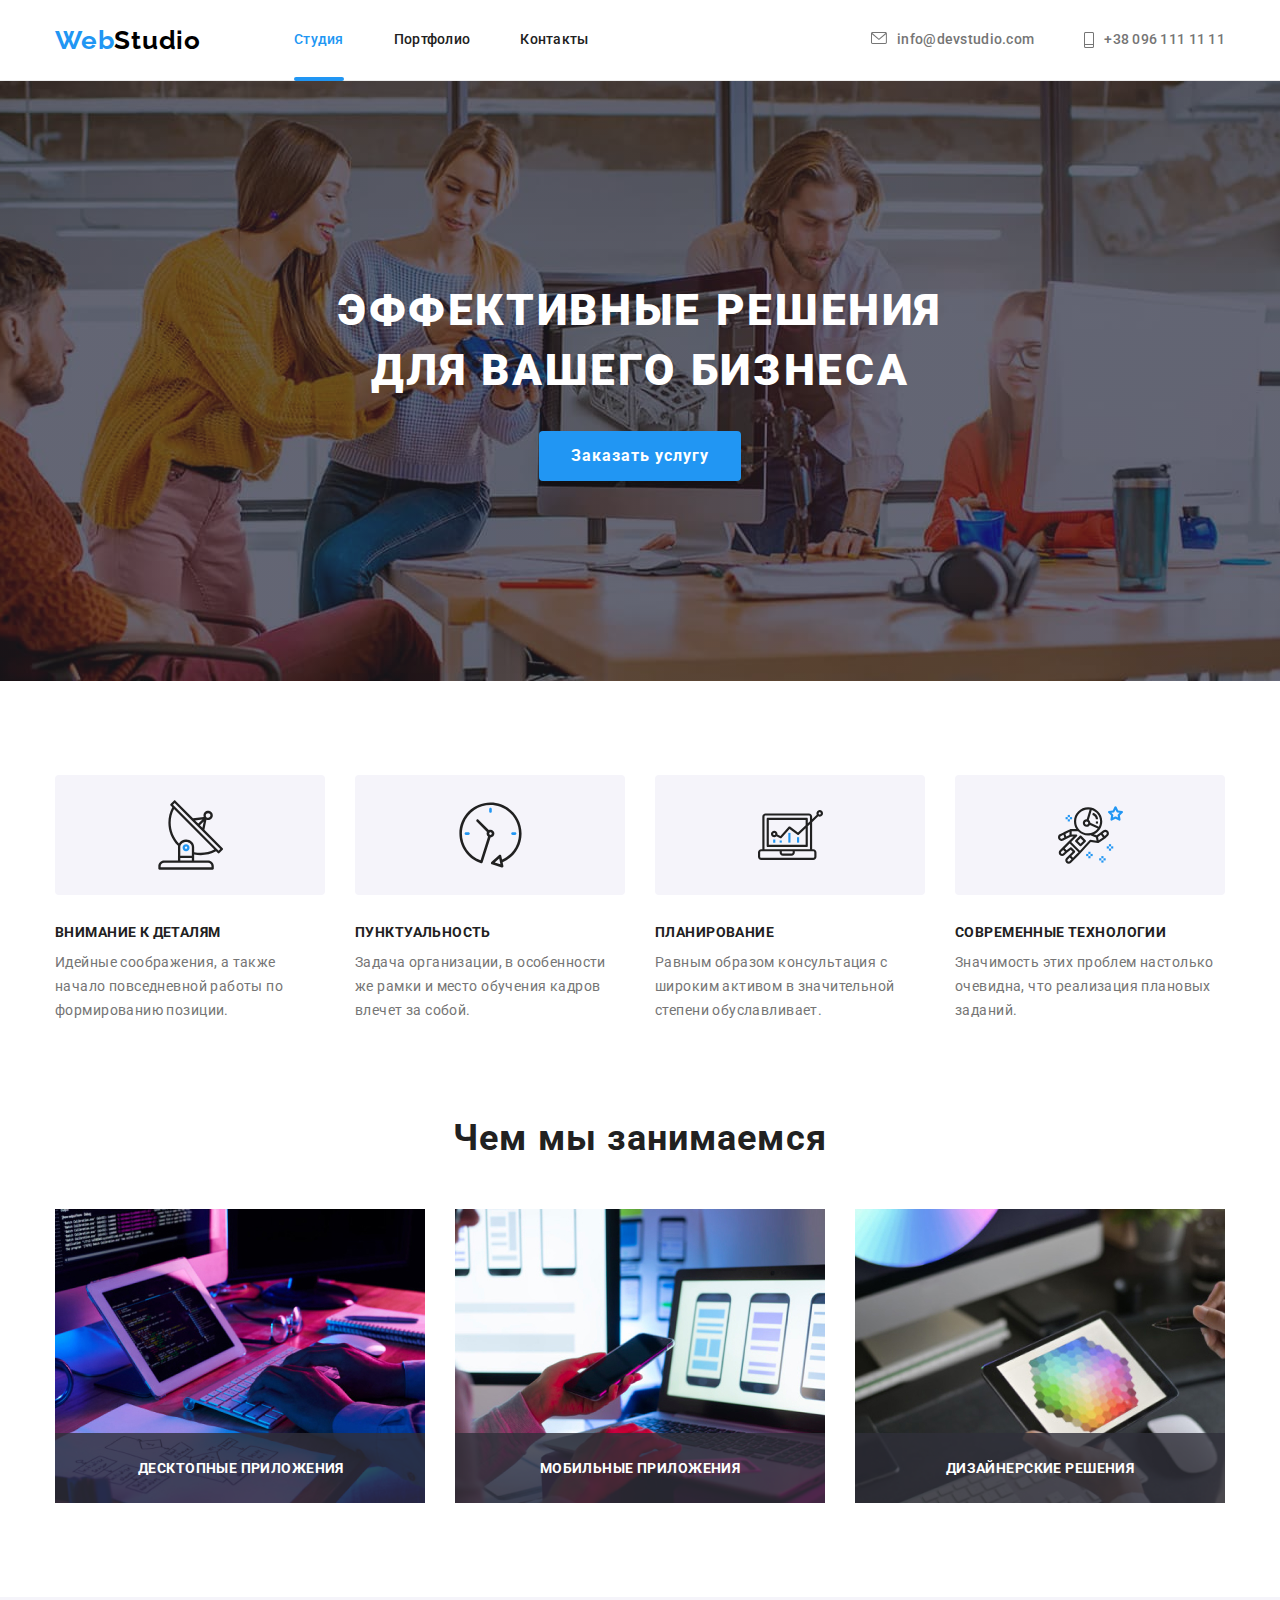
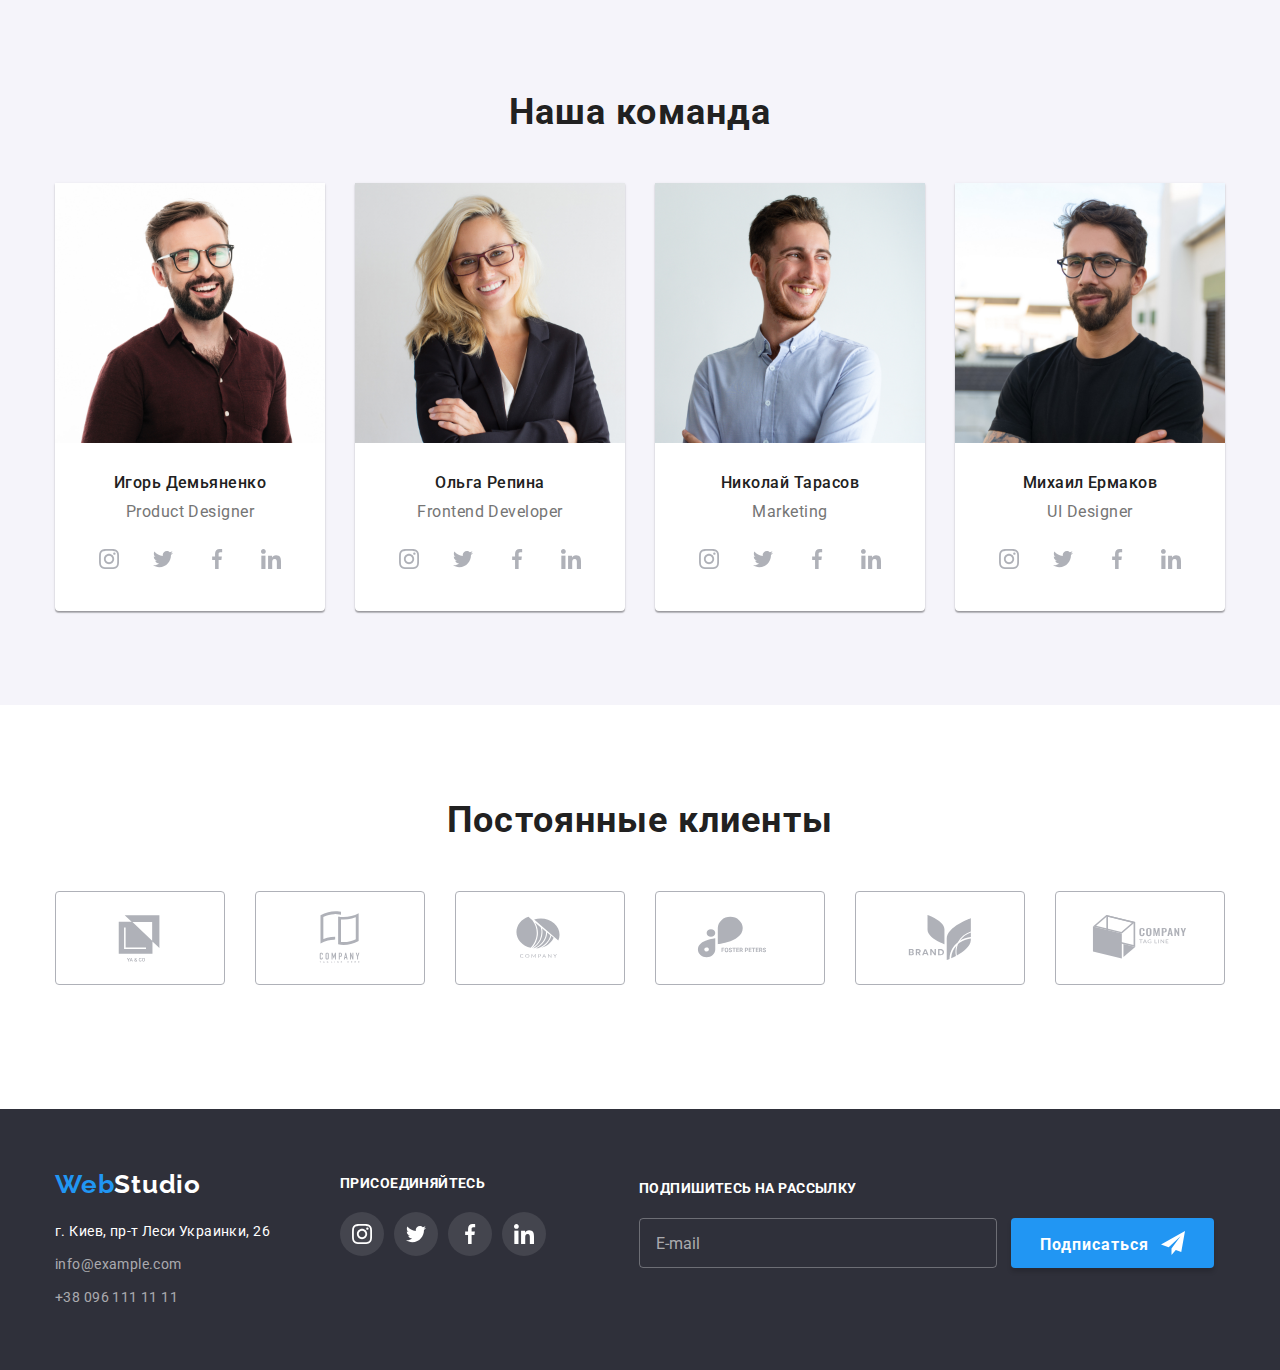
<file: index.html>
<!DOCTYPE html>
<html lang="en">
  <head>
    <meta charset="UTF-8" />
    <meta http-equiv="X-UA-Compatible" content="IE=edge" />
    <meta name="viewport" content="width=device-width, initial-scale=1.0" />
    <title>homework</title>
    <link rel="preconnect" href="https://fonts.googleapis.com" />
    <link rel="preconnect" href="https://fonts.gstatic.com" crossorigin />
    <link
      href="https://fonts.googleapis.com/css2?family=Raleway:wght@700&family=Roboto:wght@400;500;700;900&display=swap"
      rel="stylesheet"
    />
    <link
      rel="stylesheet"
      href="https://cdnjs.cloudflare.com/ajax/libs/modern-normalize/1.1.0/modern-normalize.min.css"
    />
    <link rel="stylesheet" href="./css/main.css" />
  </head>
  <body class="body">
    <!-- Header -->
    <header class="header">
      <div class="container">
        <a href="./index.html" class="header__logo link"><span>Web</span>Studio</a>
        <nav class="navigation">
          <ul class="menu-list list">
            <li class="menu-list__item">
              <a href="" class="menu-list__link link current">Студия</a>
            </li>
            <li class="menu-list__item">
              <a href="./portfolio.html" class="menu-list__link link">Портфолио</a>
            </li>
            <li class="menu-list__item">
              <a href="" class="menu-list__link link">Контакты</a>
            </li>
          </ul>
        </nav>
        <ul class="contact list">
          <li class="contact__item">
            <a class="contact__info link" href="mailto:info@devstudio.com"
              ><svg class="contact__icon" width="16" height="12">
                <use href="./images/icons/symbol-defs.svg#icon-mail"></use>
              </svg>
              info@devstudio.com</a
            >
          </li>
          <li class="contact__item">
            <a class="contact__info link" href="tel:+380961111111">
              <svg class="contact__icon" width="10" height="16">
                <use href="./images/icons/symbol-defs.svg#icon-tel"></use>
              </svg>
              +38 096 111 11 11</a
            >
          </li>
        </ul>
        <button type="button" class="menu-open-btn">
          <svg class="open-icon" width="40px" height="40px">
            <use href="./images/icons/symbol-defs.svg#icon-menu_40px"></use>
          </svg>
        </button>
      </div>
      <div class="mob-menu is-hidden">
        <div class="container">
          <div>
            <button type="button" class="menu-close-btn">
              <svg class="close-icon" width="30px" height="30px">
                <use href="./images/icons/symbol-defs.svg#icon-close"></use>
              </svg>
            </button>
            <ul class="mob-menu-list list">
              <li class="mob-menu-list__item">
                <a href="" class="mob-menu-list__link link">Студия</a>
              </li>
              <li class="mob-menu-list__item">
                <a href="./portfolio.html" class="mob-menu-list__link link">Портфолио</a>
              </li>
              <li class="mob-menu-list__item">
                <a href="" class="mob-menu-list__link link">Контакты</a>
              </li>
            </ul>
          </div>
          <div class="menu-bottom">
            <ul class="mob-contact list">
              <li class="mob-contact__item">
                <a class="mob-contact__tel link" href="tel:+380961111111"> +38 096 111 11 11</a>
              </li>
              <li class="mob-contact__item">
                <a class="mob-contact__mail link" href="mailto:info@devstudio.com">
                  info@devstudio.com</a
                >
              </li>
            </ul>
            <ul class="mob-soc-list list">
              <li class="mob-soc-list__item">
                <a href="" class="mob-soc-list__link link">Instagram</a>
              </li>
              <li class="mob-soc-list__item">
                <a href="./portfolio.html" class="mob-soc-list__link link">Twitter</a>
              </li>
              <li class="mob-soc-list__item">
                <a href="" class="mob-soc-list__link link">Facebook</a>
              </li>
              <li class="mob-soc-list__item">
                <a href="" class="mob-soc-list__link link">LinkedIn</a>
              </li>
            </ul>
          </div>
        </div>
      </div>
    </header>
    <main>
      <!-- Hero -->
      <section class="section-hero">
        <div class="container">
          <h1 class="hero-title">
            Эффективные решения<br />
            для вашего бизнеса
          </h1>
          <button type="button" class="button" data-modal-open>Заказать услугу</button>
        </div>
      </section>
      <!-- About -->
      <section class="section-about">
        <div class="container">
          <h2 class="visually-hidden">О нас</h2>
          <ul class="about list">
            <li class="about__item">
              <div class="about__bg-logo">
                <svg class="about__logo" width="65" height="70">
                  <use href="./images/icons/symbol-defs.svg#icon-sputnik"></use>
                </svg>
              </div>
              <h3 class="about__title">Внимание к деталям</h3>
              <p class="about__text">
                Идейные соображения, а также начало повседневной работы по формированию позиции.
              </p>
            </li>
            <li class="about__item">
              <div class="about__bg-logo">
                <svg class="about__logo" width="65" height="70">
                  <use href="./images/icons/symbol-defs.svg#icon-clock"></use>
                </svg>
              </div>
              <h3 class="about__title">Пунктуальность</h3>
              <p class="about__text">
                Задача организации, в особенности же рамки и место обучения кадров влечет за собой.
              </p>
            </li>
            <li class="about__item">
              <div class="about__bg-logo">
                <svg class="about__logo" width="65" height="70">
                  <use href="./images/icons/symbol-defs.svg#icon-diagram"></use>
                </svg>
              </div>
              <h3 class="about__title">Планирование</h3>
              <p class="about__text">
                Равным образом консультация с широким активом в значительной степени обуславливает.
              </p>
            </li>
            <li class="about__item">
              <div class="about__bg-logo">
                <svg class="about__logo" width="65" height="70">
                  <use href="./images/icons/symbol-defs.svg#icon-astronaut"></use>
                </svg>
              </div>
              <h3 class="about__title">Современные технологии</h3>
              <p class="about__text">
                Значимость этих проблем настолько очевидна, что реализация плановых заданий.
              </p>
            </li>
          </ul>
        </div>
      </section>
      <!-- Work -->
      <section class="section-photo section">
        <div class="container">
          <h2 class="photo-title">Чем мы занимаемся</h2>
          <ul class="photo-list list">
            <li class="photo-list__item">
              <div class="photo-list__cover-wrap">
                <img
                  class="photo"
                  srcset="./images/img1-1.jpg 1x, ./images/img1-1-2x.jpg 2x"
                  src="./images/img1-1.jpg"
                  alt="разработка дизайна"
                  width="370"
                  height="294"
                />
                <p class="photo-list__text">Десктопные приложения</p>
              </div>
            </li>
            <li class="photo-list__item">
              <div class="photo-list__cover-wrap">
                <img
                  class="photo"
                  srcset="./images/img1-2.jpg 1x, ./images/img1-2-2x.jpg 2x"
                  src="./images/img1-2.jpg"
                  alt="разработка дизайна"
                  width="370"
                  height="294"
                />
                <p class="photo-list__text">Мобильные приложения</p>
              </div>
            </li>
            <li class="photo-list__item">
              <div class="photo-list__cover-wrap">
                <img
                  class="photo"
                  srcset="./images/img1-3.jpg 1x, ./images/img1-3-2x.jpg 2x"
                  src="./images/img1-3.jpg"
                  alt="разработка дизайна"
                  width="370"
                  height="294"
                />
                <p class="photo-list__text">Дизайнерские решения</p>
              </div>
            </li>
          </ul>
        </div>
      </section>
      <!-- Team -->
      <section class="section-team section">
        <div class="container">
          <h2 class="title-team">Наша команда</h2>
          <ul class="team list">
            <li class="team__item">
              <img
                class="photo"
                srcset="./images/img2-1.jpg 1x, ./images/img2-1-2x.jpg 2x"
                src="./images/img2-1.jpg"
                alt="фотография члена команды"
                width="270"
                height="260"
              />
              <div class="team__text">
                <h3 class="team__name">Игорь Демьяненко</h3>
                <p class="team__profession">Product Designer</p>
                <ul class="team__sm-list list">
                  <li class="team__sm-item">
                    <a href="" class="team__sm-link link">
                      <svg class="team__sm-icon" width="20" height="20">
                        <use href="./images/icons/symbol-defs.svg#icon-instagram"></use>
                      </svg>
                    </a>
                  </li>
                  <li class="team__sm-item">
                    <a href="" class="team__sm-link link">
                      <svg class="team__sm-icon" width="20" height="20">
                        <use href="./images/icons/symbol-defs.svg#icon-twitter"></use>
                      </svg>
                    </a>
                  </li>
                  <li class="team__sm-item">
                    <a href="" class="team__sm-link link">
                      <svg class="team__sm-icon" width="20" height="20">
                        <use href="./images/icons/symbol-defs.svg#icon-facebook"></use>
                      </svg>
                    </a>
                  </li>
                  <li class="team__sm-item">
                    <a href="" class="team__sm-link link">
                      <svg class="team__sm-icon" width="20" height="20">
                        <use href="./images/icons/symbol-defs.svg#icon-linkedin"></use>
                      </svg>
                    </a>
                  </li>
                </ul>
              </div>
            </li>
            <li class="team__item">
              <img
                class="photo"
                srcset="./images/img2-2.jpg 1x, ./images/img2-2-2x.jpg 2x"
                src="./images/img2-2.jpg"
                alt="фотография члена команды"
                width="270"
                height="260"
              />
              <div class="team__text">
                <h3 class="team__name">Ольга Репина</h3>
                <p class="team__profession">Frontend Developer</p>
                <ul class="team__sm-list list">
                  <li class="team__sm-item">
                    <a href="" class="team__sm-link link">
                      <svg class="team__sm-icon" width="20" height="20">
                        <use href="./images/icons/symbol-defs.svg#icon-instagram"></use>
                      </svg>
                    </a>
                  </li>
                  <li class="team__sm-item">
                    <a href="" class="team__sm-link link">
                      <svg class="team__sm-icon" width="20" height="20">
                        <use href="./images/icons/symbol-defs.svg#icon-twitter"></use>
                      </svg>
                    </a>
                  </li>
                  <li class="team__sm-item">
                    <a href="" class="team__sm-link link">
                      <svg class="team__sm-icon" width="20" height="20">
                        <use href="./images/icons/symbol-defs.svg#icon-facebook"></use>
                      </svg>
                    </a>
                  </li>
                  <li class="team__sm-item">
                    <a href="" class="team__sm-link link">
                      <svg class="team__sm-icon" width="20" height="20">
                        <use href="./images/icons/symbol-defs.svg#icon-linkedin"></use>
                      </svg>
                    </a>
                  </li>
                </ul>
              </div>
            </li>
            <li class="team__item">
              <img
                class="photo"
                srcset="./images/img2-3.jpg 1x, ./images/img2-3-2x.jpg 2x"
                src="./images/img2-3.jpg"
                alt="фотография члена команды"
                width="270"
                height="260"
              />
              <div class="team__text">
                <h3 class="team__name">Николай Тарасов</h3>
                <p class="team__profession">Marketing</p>
                <ul class="team__sm-list list">
                  <li class="team__sm-item">
                    <a href="" class="team__sm-link link">
                      <svg class="team__sm-icon" width="20" height="20">
                        <use href="./images/icons/symbol-defs.svg#icon-instagram"></use>
                      </svg>
                    </a>
                  </li>
                  <li class="team__sm-item">
                    <a href="" class="team__sm-link link">
                      <svg class="team__sm-icon" width="20" height="20">
                        <use href="./images/icons/symbol-defs.svg#icon-twitter"></use>
                      </svg>
                    </a>
                  </li>
                  <li class="team__sm-item">
                    <a href="" class="team__sm-link link">
                      <svg class="team__sm-icon" width="20" height="20">
                        <use href="./images/icons/symbol-defs.svg#icon-facebook"></use>
                      </svg>
                    </a>
                  </li>
                  <li class="team__sm-item">
                    <a href="" class="team__sm-link link">
                      <svg class="team__sm-icon" width="20" height="20">
                        <use href="./images/icons/symbol-defs.svg#icon-linkedin"></use>
                      </svg>
                    </a>
                  </li>
                </ul>
              </div>
            </li>
            <li class="team__item">
              <img
                class="photo"
                srcset="./images/img2-4.jpg 1x, ./images/img2-4-2x.jpg 2x"
                src="./images/img2-4.jpg"
                alt="фотография члена команды"
                width="270"
                height="260"
              />
              <div class="team__text">
                <h3 class="team__name">Михаил Ермаков</h3>
                <p class="team__profession">UI Designer</p>
                <ul class="team__sm-list list">
                  <li class="team__sm-item">
                    <a href="" class="team__sm-link link">
                      <svg class="team__sm-icon" width="20" height="20">
                        <use href="./images/icons/symbol-defs.svg#icon-instagram"></use>
                      </svg>
                    </a>
                  </li>
                  <li class="team__sm-item">
                    <a href="" class="team__sm-link link">
                      <svg class="team__sm-icon" width="20" height="20">
                        <use href="./images/icons/symbol-defs.svg#icon-twitter"></use>
                      </svg>
                    </a>
                  </li>
                  <li class="team__sm-item">
                    <a href="" class="team__sm-link link">
                      <svg class="team__sm-icon" width="20" height="20">
                        <use href="./images/icons/symbol-defs.svg#icon-facebook"></use>
                      </svg>
                    </a>
                  </li>
                  <li class="team__sm-item">
                    <a href="" class="team__sm-link link">
                      <svg class="team__sm-icon" width="20" height="20">
                        <use href="./images/icons/symbol-defs.svg#icon-linkedin"></use>
                      </svg>
                    </a>
                  </li>
                </ul>
              </div>
            </li>
          </ul>
        </div>
      </section>
      <!-- clients -->
      <section class="clients-section section">
        <div class="container-clients">
          <h2 class="title-team">Постоянные клиенты</h2>
          <div class="container">
            <ul class="list clients">
              <li class="clients__item">
                <a href="#" class="clients__link link">
                  <svg class="clients__logo" width="106" height="60">
                    <use href="./images/icons/symbol-defs.svg#icon-yaco"></use></svg
                ></a>
              </li>
              <li class="clients__item">
                <a href="#" class="clients__link link">
                  <svg class="clients__logo" width="106" height="60">
                    <use href="./images/icons/symbol-defs.svg#icon-tagline-comp"></use></svg
                ></a>
              </li>
              <li class="clients__item">
                <a href="#" class="clients__link link">
                  <svg class="clients__logo" width="106" height="60">
                    <use href="./images/icons/symbol-defs.svg#icon-company"></use></svg
                ></a>
              </li>
              <li class="clients__item">
                <a href="#" class="clients__link link">
                  <svg class="clients__logo" width="106" height="60">
                    <use href="./images/icons/symbol-defs.svg#icon-foster-peters"></use></svg
                ></a>
              </li>
              <li class="clients__item">
                <a href="#" class="clients__link link">
                  <svg class="clients__logo" width="106" height="60">
                    <use href="./images/icons/symbol-defs.svg#icon-brand"></use></svg
                ></a>
              </li>
              <li class="clients__item">
                <a href="#" class="clients__link link">
                  <svg class="clients__logo" width="106" height="60">
                    <use href="./images/icons/symbol-defs.svg#icon-last-company"></use></svg
                ></a>
              </li>
            </ul>
          </div>
        </div>
      </section>
    </main>
    <!-- footer -->
    <footer class="footer">
      <div class="container footer-cont">
        <div class="top-container">
          <div class="address">
            <a href="./index.html" class="footer-logo link"><span>Web</span>Studio</a>
            <address class="footer-address">
              <p class="footer-text">г. Киев, пр-т Леси Украинки, 26</p>
              <ul class="footer-list list">
                <li class="footer-contact">
                  <a class="footer-info link" href="mailto:info@example.com">info@example.com</a>
                </li>
                <li class="footer-contact">
                  <a class="footer-info link" href="tel:+380961111111">+38 096 111 11 11</a>
                </li>
              </ul>
            </address>
          </div>
          <div class="footer-sm">
            <p class="footer-sm-text">присоединяйтесь</p>
            <ul class="footer-sm-list list">
              <li class="footer-sm-item">
                <a href="" class="footer-sm-link link">
                  <svg class="footer-sm-icon" width="20" height="20">
                    <use href="./images/icons/symbol-defs.svg#icon-instagram"></use>
                  </svg>
                </a>
              </li>
              <li class="footer-sm-item">
                <a href="" class="footer-sm-link link">
                  <svg class="footer-sm-icon" width="20" height="20">
                    <use href="./images/icons/symbol-defs.svg#icon-twitter"></use>
                  </svg>
                </a>
              </li>
              <li class="footer-sm-item">
                <a href="" class="footer-sm-link link">
                  <svg class="footer-sm-icon" width="20" height="20">
                    <use href="./images/icons/symbol-defs.svg#icon-facebook"></use>
                  </svg>
                </a>
              </li>
              <li class="footer-sm-item">
                <a href="" class="footer-sm-link link">
                  <svg class="footer-sm-icon" width="20" height="20">
                    <use href="./images/icons/symbol-defs.svg#icon-linkedin"></use>
                  </svg>
                </a>
              </li>
            </ul>
          </div>
        </div>
        <form class="footer-form">
          <p class="footer-sm-text">Подпишитесь на рассылку</p>
          <div class="footer-form-field">
            <label for="footer-email" class="footer-sm-email"></label>
            <input
              type="email"
              placeholder="E-mail"
              name="footer-email"
              class="footer-input"
              id="footer-email"
              required
            />
            <button type="submit" class="footer-button">
              Подписаться<svg class="footer-sm-icon footer-form-icon" width="24" height="24">
                <use href="./images/icons/symbol-defs.svg#icon-send"></use>
              </svg>
            </button>
          </div>
        </form>
      </div>
    </footer>
    <div class="backdrop is-hidden" data-modal>
      <div class="modal">
        <button type="button" class="modal-close" data-modal-close>
          <svg class="modal-close-svg" width="18" height="18">
            <use href="./images/icons/symbol-defs.svg#icon-close"></use>
          </svg>
        </button>
        <p class="modal-title">Оставьте свои данные, мы вам перезвоним</p>
        <form class="modal-form">
          <div class="form-field">
            <label class="input-text" for="user-name">Имя</label>
            <div class="input-wrap">
              <input type="text" class="modal-input" name="user-name" required id="user-name" />
              <svg class="input-icon" width="18" height="18">
                <use href="./images/icons/symbol-defs.svg#icon-person-modal"></use>
              </svg>
            </div>
          </div>
          <div class="form-field">
            <label class="input-text" for="user-tel">Телефон</label>
            <div class="input-wrap">
              <input type="tel" class="modal-input" name="user-tel" required id="user-tel" />
              <svg class="input-icon" width="18" height="18">
                <use href="./images/icons/symbol-defs.svg#icon-phone-modal"></use>
              </svg>
            </div>
          </div>
          <div class="form-field">
            <label class="input-text" for="user-email">Почта</label>
            <div class="input-wrap">
              <input type="email" class="modal-input" name="user-email" required id="user-email" />
              <svg class="input-icon" width="18" height="18">
                <use href="./images/icons/symbol-defs.svg#icon-email-modal"></use>
              </svg>
            </div>
          </div>
          <div class="form-field">
            <label class="input-text" for="user-text">Комментарий</label>
            <textarea
              class="modal-text"
              name="user-text"
              id="user-text"
              placeholder="Введите текст"
            ></textarea>
          </div>
          <div class="form-field">
            <input
              type="checkbox"
              class="modal-check visually-hidden"
              id="modal-check"
              name="privacy-check"
            />
            <label for="modal-check" class="modal-check-text"
              ><span
                ><svg class="check-icon" width="14" height="13">
                  <use href="./images/icons/symbol-defs.svg#icon-check-modal"></use></svg
              ></span>
              <p class="privacy-text">Соглашаюсь с рассылкой и принимаю</p>
              <a href="#" class="privacy-link">Условия договора</a></label
            >
          </div>
          <button type="submit" class="button modal-button">Отправить</button>
        </form>
      </div>
    </div>
    <script src="./js/modal.js"></script>
    <script src="./js/menu.js"></script>
  </body>
</html>
</file>
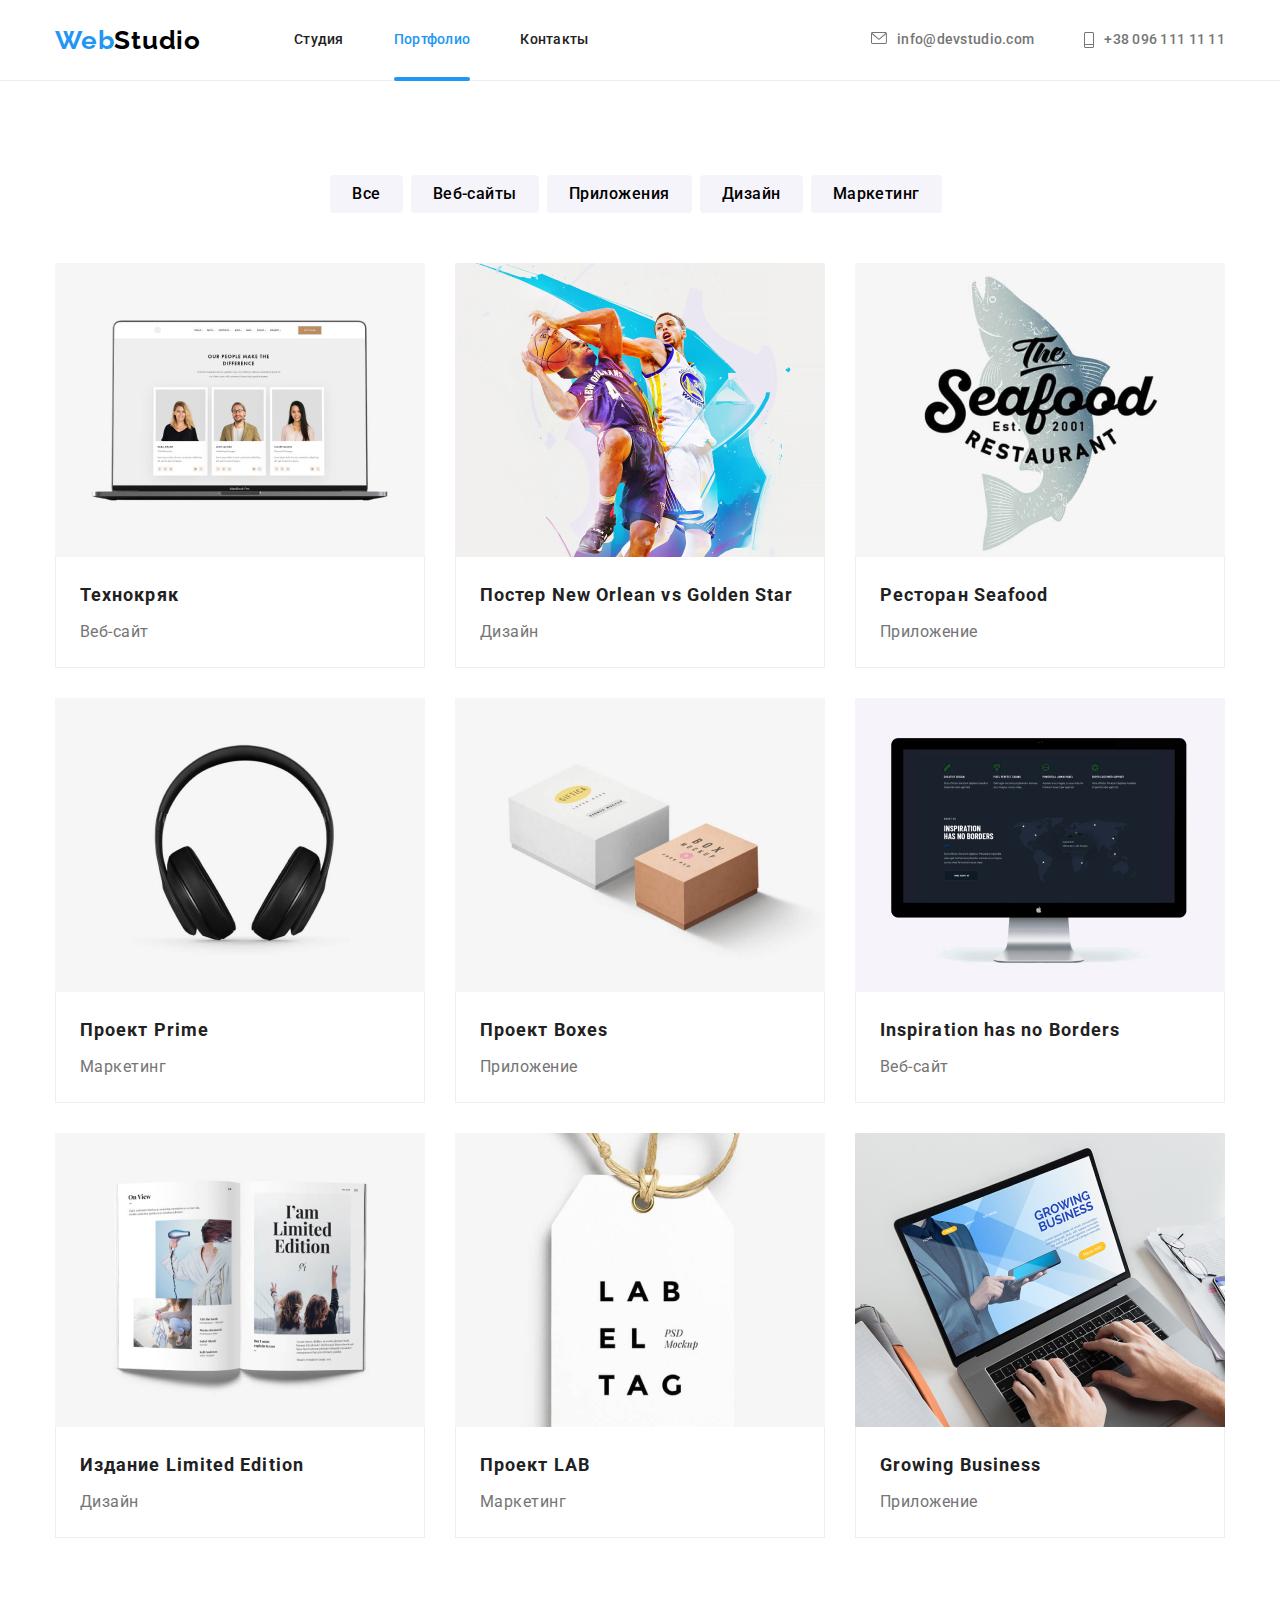
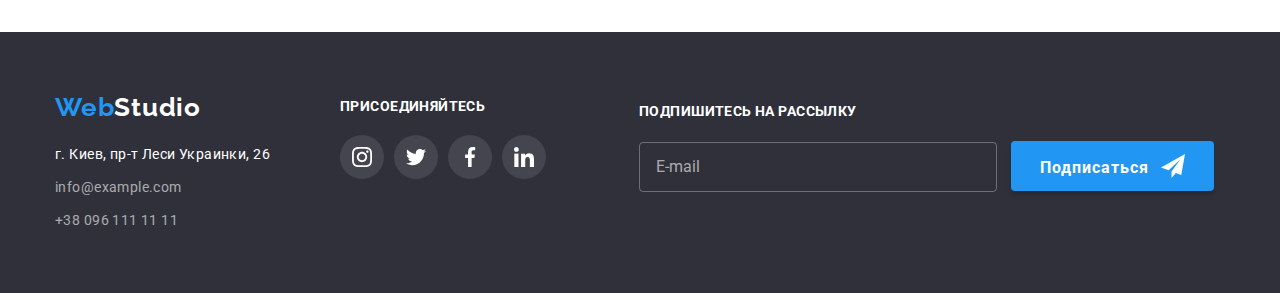
<file: portfolio.html>
<!DOCTYPE html>
<html lang="en">
  <head>
    <meta charset="UTF-8" />
    <meta http-equiv="X-UA-Compatible" content="IE=edge" />
    <meta name="viewport" content="width=device-width, initial-scale=1.0" />
    <title>Portfolio</title>
    <link rel="preconnect" href="https://fonts.googleapis.com" />
    <link rel="preconnect" href="https://fonts.gstatic.com" crossorigin />
    <link
      href="https://fonts.googleapis.com/css2?family=Raleway:wght@700&family=Roboto:wght@400;500;700;900&display=swap"
      rel="stylesheet"
    />
    <link
      rel="stylesheet"
      href="https://cdnjs.cloudflare.com/ajax/libs/modern-normalize/1.1.0/modern-normalize.min.css"
    />
    <link rel="stylesheet" href="./css/main.css" />
  </head>
  <body>
    <!-- header-->
    <header class="header">
      <div class="container">
        <a href="./index.html" class="header__logo link"><span>Web</span>Studio</a>
        <nav class="navigation">
          <ul class="menu-list list">
            <li class="menu-list__item">
              <a href="./index.html" class="menu-list__link link">Студия</a>
            </li>
            <li class="menu-list__item">
              <a href="./portfolio.html" class="menu-list__link link current">Портфолио</a>
            </li>
            <li class="menu-list__item">
              <a href="" class="menu-list__link link">Контакты</a>
            </li>
          </ul>
        </nav>
        <ul class="contact list">
          <li class="contact__item">
            <a class="contact__info link" href="mailto:info@devstudio.com"
              ><svg class="contact__icon" width="16" height="12">
                <use href="./images/icons/symbol-defs.svg#icon-mail"></use>
              </svg>
              info@devstudio.com</a
            >
          </li>
          <li class="contact__item">
            <a class="contact__info link" href="tel:+380961111111">
              <svg class="contact__icon" width="10" height="16">
                <use href="./images/icons/symbol-defs.svg#icon-tel"></use>
              </svg>
              +38 096 111 11 11</a
            >
          </li>
        </ul>
        <button type="button" class="menu-open-btn">
          <svg class="open-icon" width="40px" height="40px">
            <use href="./images/icons/symbol-defs.svg#icon-menu_40px"></use>
          </svg>
        </button>
      </div>
      <div class="mob-menu is-hidden">
        <div class="container">
          <div>
            <button type="button" class="menu-close-btn">
              <svg class="close-icon" width="30px" height="30px">
                <use href="./images/icons/symbol-defs.svg#icon-close"></use>
              </svg>
            </button>
            <ul class="mob-menu-list list">
              <li class="mob-menu-list__item">
                <a href="./index.html" class="mob-menu-list__link link">Студия</a>
              </li>
              <li class="mob-menu-list__item">
                <a href="./portfolio.html" class="mob-menu-list__link link">Портфолио</a>
              </li>
              <li class="mob-menu-list__item">
                <a href="" class="mob-menu-list__link link">Контакты</a>
              </li>
            </ul>
          </div>
          <div class="menu-bottom">
            <ul class="mob-contact list">
              <li class="mob-contact__item">
                <a class="mob-contact__tel link" href="tel:+380961111111"> +38 096 111 11 11</a>
              </li>
              <li class="mob-contact__item">
                <a class="mob-contact__mail link" href="mailto:info@devstudio.com">
                  info@devstudio.com</a
                >
              </li>
            </ul>
            <ul class="mob-soc-list list">
              <li class="mob-soc-list__item">
                <a href="" class="mob-soc-list__link link">Instagram</a>
              </li>
              <li class="mob-soc-list__item">
                <a href="./portfolio.html" class="mob-soc-list__link link">Twitter</a>
              </li>
              <li class="mob-soc-list__item">
                <a href="" class="mob-soc-list__link link">Facebook</a>
              </li>
              <li class="mob-soc-list__item">
                <a href="" class="mob-soc-list__link link">LinkedIn</a>
              </li>
            </ul>
          </div>
        </div>
      </div>
    </header>
    <main>
      <!-- filters -->
      <section class="section-filter section">
        <div class="container">
          <h1 class="visually-hidden">Filter</h1>
          <ul class="filter-list list">
            <li class="filter-list__item">
              <button type="button" class="btn">Все</button>
            </li>
            <li class="filter-list__item">
              <button type="button" class="btn">Веб-сайты</button>
            </li>
            <li class="filter-list__item">
              <button type="button" class="btn">Приложения</button>
            </li>
            <li class="filter-list__item item-4">
              <button type="button" class="btn">Дизайн</button>
            </li>
            <li class="filter-list__item">
              <button type="button" class="btn">Маркетинг</button>
            </li>
          </ul>

          <!-- performed -->
          <h2 class="visually-hidden">Work performed</h2>
          <ul class="work list">
            <li class="work__item">
              <a class="link work__link" href="#">
                <div class="work__cover-wrap">
                  <img
                    class="photo"
                    srcset="./images/imgp-1.jpg 1x, ./images/imgp-1-2x.jpg 2x"
                    src="./images/imgp-1.jpg"
                    alt="Наши проекты"
                    width="370"
                    height="294"
                  />
                  <p class="work__cover-text">
                    Ресурс предлагает комплексные предложения с разным уровнем функционала и
                    сервисов. Все это позволит посетителю получить исчерпывающие сведения <br />о
                    компании или частном лице.
                  </p>
                </div>
                <div class="work__name">
                  <h3 class="work__title">Технокряк</h3>
                  <p class="work__text">Веб-сайт</p>
                </div></a
              >
            </li>
            <li class="work__item">
              <a class="link work__link" href="#">
                <div class="work__cover-wrap">
                  <img
                    class="photo"
                    srcset="./images/imgp-2.jpg 1x, ./images/imgp-2-2x.jpg 2x"
                    src="./images/imgp-2.jpg"
                    alt="Наши проекты"
                    width="370"
                    height="294"
                  />
                  <p class="work__cover-text">
                    Ресурс предлагает комплексные предложения с разным уровнем функционала и
                    сервисов. Все это позволит посетителю получить исчерпывающие сведения о компании
                    или частном лице.
                  </p>
                </div>
                <div class="work__name">
                  <h3 class="work__title">Постер New Orlean vs Golden Star</h3>
                  <p class="work__text">Дизайн</p>
                </div></a
              >
            </li>
            <li class="work__item">
              <a class="link work__link" href="#">
                <div class="work__cover-wrap">
                  <img
                    class="photo"
                    srcset="./images/imgp-3.jpg 1x, ./images/imgp-3-2x.jpg 2x"
                    src="./images/imgp-3.jpg"
                    alt="Наши проекты"
                    width="370"
                    height="294"
                  />
                  <p class="work__cover-text">
                    Ресурс предлагает комплексные предложения с разным уровнем функционала и
                    сервисов. Все это позволит посетителю получить исчерпывающие сведения о компании
                    или частном лице.
                  </p>
                </div>
                <div class="work__name">
                  <h3 class="work__title">Ресторан Seafood</h3>
                  <p class="work__text">Приложение</p>
                </div></a
              >
            </li>
            <li class="work__item">
              <a class="link work__link" href="#">
                <div class="work__cover-wrap">
                  <img
                    class="photo"
                    srcset="./images/imgp-4.jpg 1x, ./images/imgp-4-2x.jpg 2x"
                    src="./images/imgp-4.jpg"
                    alt="Наши проекты"
                    width="370"
                    height="294"
                  />
                  <p class="work__cover-text">
                    Ресурс предлагает комплексные предложения с разным уровнем функционала и
                    сервисов. Все это позволит посетителю получить исчерпывающие сведения о компании
                    или частном лице.
                  </p>
                </div>
                <div class="work__name">
                  <h3 class="work__title">Проект Prime</h3>
                  <p class="work__text">Маркетинг</p>
                </div></a
              >
            </li>
            <li class="work__item">
              <a class="link work__link" href="#">
                <div class="work__cover-wrap">
                  <img
                    class="photo"
                    srcset="./images/imgp-5.jpg 1x, ./images/imgp-5-2x.jpg 2x"
                    src="./images/imgp-5.jpg"
                    alt="Наши проекты"
                    width="370"
                    height="294"
                  />
                  <p class="work__cover-text">
                    Ресурс предлагает комплексные предложения с разным уровнем функционала и
                    сервисов. Все это позволит посетителю получить исчерпывающие сведения о компании
                    или частном лице.
                  </p>
                </div>
                <div class="work__name">
                  <h3 class="work__title">Проект Boxes</h3>
                  <p class="work__text">Приложение</p>
                </div></a
              >
            </li>
            <li class="work__item">
              <a class="link work__link" href="#">
                <div class="work__cover-wrap">
                  <img
                    class="photo"
                    srcset="./images/imgp-6.jpg 1x, ./images/imgp-6-2x.jpg 2x"
                    src="./images/imgp-6.jpg"
                    alt="Наши проекты"
                    width="370"
                    height="294"
                  />
                  <p class="work__cover-text">
                    Ресурс предлагает комплексные предложения с разным уровнем функционала и
                    сервисов. Все это позволит посетителю получить исчерпывающие сведения о компании
                    или частном лице.
                  </p>
                </div>
                <div class="work__name">
                  <h3 class="work__title">Inspiration has no Borders</h3>
                  <p class="work__text">Веб-сайт</p>
                </div></a
              >
            </li>
            <li class="work__item">
              <a class="link work__link" href="#">
                <div class="work__cover-wrap">
                  <img
                    class="photo"
                    srcset="./images/imgp-7.jpg 1x, ./images/imgp-7-2x.jpg 2x"
                    src="./images/imgp-7.jpg"
                    alt="Наши проекты"
                    width="370"
                    height="294"
                  />
                  <p class="work__cover-text">
                    Ресурс предлагает комплексные предложения с разным уровнем функционала и
                    сервисов. Все это позволит посетителю получить исчерпывающие сведения о компании
                    или частном лице.
                  </p>
                </div>
                <div class="work__name">
                  <h3 class="work__title">Издание Limited Edition</h3>
                  <p class="work__text">Дизайн</p>
                </div></a
              >
            </li>
            <li class="work__item">
              <a class="link work__link" href="#">
                <div class="work__cover-wrap">
                  <img
                    class="photo"
                    srcset="./images/imgp-8.jpg 1x, ./images/imgp-8-2x.jpg 2x"
                    src="./images/imgp-8.jpg"
                    alt="Наши проекты"
                    width="370"
                    height="294"
                  />
                  <p class="work__cover-text">
                    Ресурс предлагает комплексные предложения с разным уровнем функционала и
                    сервисов. Все это позволит посетителю получить исчерпывающие сведения о компании
                    или частном лице.
                  </p>
                </div>
                <div class="work__name">
                  <h3 class="work__title">Проект LAB</h3>
                  <p class="work__text">Маркетинг</p>
                </div></a
              >
            </li>
            <li class="work__item">
              <a class="link work__link" href="#">
                <div class="work__cover-wrap">
                  <img
                    class="photo"
                    srcset="./images/imgp-9.jpg 1x, ./images/imgp-9-2x.jpg 2x"
                    src="./images/imgp-9.jpg"
                    alt="Наши проекты"
                    width="370"
                    height="294"
                  />
                  <p class="work__cover-text">
                    Ресурс предлагает комплексные предложения с разным уровнем функционала и
                    сервисов. Все это позволит посетителю получить исчерпывающие сведения о компании
                    или частном лице.
                  </p>
                </div>
                <div class="work__name">
                  <h3 class="work__title">Growing Business</h3>
                  <p class="work__text">Приложение</p>
                </div></a
              >
            </li>
          </ul>
        </div>
      </section>
    </main>
    <!-- footer-->
    <footer class="footer">
      <div class="container footer-cont">
        <div class="top-container">
          <div class="address">
            <a href="./index.html" class="footer-logo link"><span>Web</span>Studio</a>
            <address class="footer-address">
              <p class="footer-text">г. Киев, пр-т Леси Украинки, 26</p>
              <ul class="footer-list list">
                <li class="footer-contact">
                  <a class="footer-info link" href="mailto:info@example.com">info@example.com</a>
                </li>
                <li class="footer-contact">
                  <a class="footer-info link" href="tel:+380961111111">+38 096 111 11 11</a>
                </li>
              </ul>
            </address>
          </div>
          <div class="footer-sm">
            <p class="footer-sm-text">присоединяйтесь</p>
            <ul class="footer-sm-list list">
              <li class="footer-sm-item">
                <a href="" class="footer-sm-link link">
                  <svg class="footer-sm-icon" width="20" height="20">
                    <use href="./images/icons/symbol-defs.svg#icon-instagram"></use>
                  </svg>
                </a>
              </li>
              <li class="footer-sm-item">
                <a href="" class="footer-sm-link link">
                  <svg class="footer-sm-icon" width="20" height="20">
                    <use href="./images/icons/symbol-defs.svg#icon-twitter"></use>
                  </svg>
                </a>
              </li>
              <li class="footer-sm-item">
                <a href="" class="footer-sm-link link">
                  <svg class="footer-sm-icon" width="20" height="20">
                    <use href="./images/icons/symbol-defs.svg#icon-facebook"></use>
                  </svg>
                </a>
              </li>
              <li class="footer-sm-item">
                <a href="" class="footer-sm-link link">
                  <svg class="footer-sm-icon" width="20" height="20">
                    <use href="./images/icons/symbol-defs.svg#icon-linkedin"></use>
                  </svg>
                </a>
              </li>
            </ul>
          </div>
        </div>
        <form class="footer-form">
          <p class="footer-sm-text">Подпишитесь на рассылку</p>
          <div class="footer-form-field">
            <label for="footer-email" class="footer-sm-email"></label>
            <input
              type="email"
              placeholder="E-mail"
              name="footer-email"
              class="footer-input"
              id="footer-email"
              required
            />
            <button type="submit" class="footer-button">
              Подписаться<svg class="footer-sm-icon footer-form-icon" width="24" height="24">
                <use href="./images/icons/symbol-defs.svg#icon-send"></use>
              </svg>
            </button>
          </div>
        </form>
      </div>
    </footer>
    <script src="./js/menu.js"></script>
  </body>
</html>
</file>
<file: css/main.css>
.header {
  background: var(--background-header);
  border-bottom: 1px solid #ececec;
}

.header__logo {
  margin-top: 15px;
  margin-bottom: 15px;
  font-family: "Raleway", sans-serif;
  font-weight: 700;
  font-size: 26px;
  line-height: 1.19;
  letter-spacing: 0.03em;
  color: #000000;
}
@media screen and (min-width: 768px) {
  .header__logo {
    margin-right: 93px;
  }
}

.header__logo > span {
  color: #2196f3;
}

.menu-list__link {
  font-weight: 500;
  font-size: 14px;
  line-height: 1.14;
  letter-spacing: 0.02em;
  color: inherit;
  padding-top: 32px;
  padding-bottom: 32px;
  display: block;
  transition-property: color;
  transition-duration: 250ms;
  transition-timing-function: cubic-bezier(0.4, 0, 0.2, 1);
}
.menu-list__link:hover, .menu-list__link:focus {
  color: var(--accent-color-text);
}

.current {
  color: var(--accent-color-text);
}
.current::after {
  display: flex;
  position: absolute;
  bottom: -1.2%;
  content: "";
  height: 4px;
  width: 100%;
  background-color: var(--accent-color-text);
  border-radius: 2px;
}

@media screen and (min-width: 768px) and (max-width: 1199px) {
  .contact__item + .contact__item {
    margin-top: 10px;
  }
}

.contact__info {
  font-weight: 500;
  font-size: 14px;
  line-height: 1.14;
  letter-spacing: 0.02em;
  color: #757575;
  display: flex;
  transition-property: color;
  transition-duration: 250ms;
  transition-timing-function: cubic-bezier(0.4, 0, 0.2, 1);
}
.contact__info:hover, .contact__info:focus {
  color: var(--accent-color-text);
}
@media screen and (min-width: 1200px) {
  .contact__info {
    padding-top: 32px;
    padding-bottom: 32px;
  }
}

.header > .container {
  display: flex;
  align-items: center;
}

.menu-list {
  display: none;
}
@media screen and (min-width: 768px) {
  .menu-list {
    display: flex;
  }
}

.menu-list__item {
  margin-left: 50px;
  position: relative;
}
.menu-list__item:first-child {
  margin-left: 0px;
}

.contact {
  display: none;
}
@media screen and (min-width: 768px) {
  .contact {
    display: block;
    margin-left: auto;
  }
}
@media screen and (min-width: 1200px) {
  .contact {
    display: flex;
    margin-left: auto;
    padding-left: 0px;
    align-items: center;
  }
}

@media screen and (min-width: 1200px) {
  .contact__item:first-child {
    margin-right: 50px;
  }
}

.contact__icon {
  margin-right: 10px;
  fill: currentColor;
}
.contact__icon:hover {
  fill: var(--accent-color-text);
}

.menu-open-btn {
  padding: 0;
  background-color: transparent;
  border: none;
  display: block;
  margin-left: auto;
}
@media screen and (min-width: 768px) {
  .menu-open-btn {
    display: none;
  }
}

.menu-close-btn {
  padding: 0;
  background-color: transparent;
  border: none;
  display: block;
  margin-left: 80%;
  margin-bottom: 8px;
  margin-right: 20px;
}
.menu-close-btn:hover, .menu-close-btn:focus {
  fill: var(--accent-color-text);
}

.open-icon {
  fill: rgb(33, 33, 33);
}

.mob-menu {
  z-index: 5;
  top: 0;
  position: fixed;
  background-color: #ffffff;
  height: 100vh;
  width: 100vw;
  padding-top: 21px;
  padding-bottom: 48px;
  margin-right: 25px;
}
@media screen and (min-width: 768px) {
  .mob-menu {
    display: none;
  }
}
.mob-menu .container {
  margin-left: 40px;
  padding-left: 0;
  padding-right: 0;
  display: flex;
  flex-direction: column;
  justify-content: space-between;
  height: 100%;
  overflow: auto;
}
@media screen and (min-width: 480px) {
  .mob-menu .container {
    width: 480px;
  }
}

.mob-menu-list__item:not(:last-child) {
  margin-bottom: 32px;
}

.mob-menu-list__link {
  font-family: Roboto;
  font-size: 40px;
  font-weight: 500;
  line-height: 1, 17;
  letter-spacing: 0.02em;
  text-align: left;
  color: #212121;
}
.mob-menu-list__link:hover, .mob-menu-list__link:focus {
  color: var(--accent-color-text);
}

.mob-contact__tel {
  font-family: "Roboto";
  font-style: normal;
  font-weight: 500;
  font-size: 34px;
  line-height: 1, 17;
  letter-spacing: 0.02em;
  color: #2196f3;
}

.mob-contact__mail {
  font-family: "Roboto";
  font-style: normal;
  font-weight: 500;
  font-size: 24px;
  line-height: 1, 17;
  letter-spacing: 0.02em;
  color: #757575;
}

.mob-contact__item + .mob-contact__item {
  margin-top: 32px;
}

.mob-soc-list {
  display: flex;
  flex-wrap: wrap;
  margin-top: 64px;
}

.mob-soc-list__link {
  font-family: "Roboto";
  font-style: normal;
  font-weight: 500;
  font-size: 18px;
  line-height: 1, 22;
  letter-spacing: 0.02em;
  color: #2196f3;
}

.mob-soc-list__item:not(:last-child) {
  padding-right: 10px;
  border-right: 1px solid rgba(33, 33, 33, 0.2);
}
.mob-soc-list__item:not(:first-child) {
  margin-left: 10px;
}

.no.scroll {
  overflow: hidden;
}

.section-hero {
  text-align: center;
  background-color: #2f303a;
  padding-top: 118px;
  padding-bottom: 198px;
  background-image: linear-gradient(rgba(47, 48, 58, 0.4), rgba(47, 48, 58, 0.4)), url(../images/fon-mob.jpg);
  background-repeat: no-repeat;
  background-position: center;
  background-size: cover;
  max-width: 1600px;
  max-height: 400px;
  margin-left: auto;
  margin-right: auto;
}
@media (min-device-pixel-ratio: 2), (min-resolution: 192dpi), (min-resolution: 2dppx) {
  .section-hero {
    background-image: linear-gradient(rgba(47, 48, 58, 0.4), rgba(47, 48, 58, 0.4)), url(../images/fon-mob-2x.jpg);
  }
}
@media screen and (min-width: 768px) and (max-width: 1199px) {
  .section-hero {
    background-image: linear-gradient(rgba(47, 48, 58, 0.4), rgba(47, 48, 58, 0.4)), url(../images/fon-tab.jpg);
  }
}
@media screen and (min-width: 768px) and (max-width: 1199px) and (min-device-pixel-ratio: 2), screen and (min-width: 768px) and (max-width: 1199px) and (min-resolution: 192dpi), screen and (min-width: 768px) and (max-width: 1199px) and (min-resolution: 2dppx) {
  .section-hero {
    background-image: linear-gradient(rgba(47, 48, 58, 0.4), rgba(47, 48, 58, 0.4)), url(../images/fon-tab-2x.jpg);
  }
}
@media screen and (min-width: 1200px) {
  .section-hero {
    background-image: linear-gradient(rgba(47, 48, 58, 0.4), rgba(47, 48, 58, 0.4)), url(../images/fon.jpg);
    padding-top: 200px;
    padding-bottom: 200px;
    max-height: 600px;
  }
}
@media screen and (min-width: 1200px) and (min-device-pixel-ratio: 2), screen and (min-width: 1200px) and (min-resolution: 192dpi), screen and (min-width: 1200px) and (min-resolution: 2dppx) {
  .section-hero {
    background-image: linear-gradient(rgba(47, 48, 58, 0.4), rgba(47, 48, 58, 0.4)), url(../images/fon-2x.jpg);
  }
}

.hero-title {
  font-weight: 900;
  font-size: 26px;
  line-height: 1.36;
  text-align: center;
  letter-spacing: 0.06em;
  text-transform: uppercase;
  color: #ffffff;
  max-width: 696px;
  margin-left: auto;
  margin-right: auto;
}
@media screen and (min-width: 1200px) {
  .hero-title {
    font-size: 44px;
  }
}

.about__title {
  font-weight: 700;
  font-size: 14px;
  line-height: 1.14;
  letter-spacing: 0.03em;
  text-transform: uppercase;
  margin-bottom: 10px;
  text-align: center;
}
@media screen and (min-width: 768px) {
  .about__title {
    text-align: inherit;
  }
}

.about__text {
  font-size: 14px;
  line-height: 1.71;
  letter-spacing: 0.03em;
  color: var(--text-color);
}

@media screen and (min-width: 768px) {
  .about {
    display: flex;
    flex-wrap: wrap;
  }
}
@media screen and (min-width: 1200px) {
  .about {
    justify-content: center;
  }
}

.about__item {
  flex-basis: calc(100% - 30px);
}
@media screen and (max-width: 767px) {
  .about__item:not(:first-child) {
    margin-top: 30px;
  }
}
@media screen and (min-width: 768px) and (max-width: 1199px) {
  .about__item {
    flex-basis: calc((100% - 30px) / 2);
  }
  .about__item:nth-child(2n) {
    margin-left: 30px;
  }
  .about__item:nth-child(-n+2) {
    margin-bottom: 30px;
  }
}
@media screen and (min-width: 1200px) {
  .about__item {
    flex-basis: calc((100% - 90px) / 4);
  }
  .about__item:nth-child(n+2) {
    margin-left: 30px;
  }
}

.about__bg-logo {
  display: flex;
  justify-content: center;
  align-items: center;
  margin-bottom: 30px;
  height: 120px;
  background-color: rgb(245, 244, 250);
  border-radius: 4px;
}
@media screen and (min-width: 768px) {
  .about__bg-logo {
    width: 354px;
  }
}
@media screen and (min-width: 1200px) {
  .about__bg-logo {
    width: 270px;
  }
}

.about__logo {
  align-items: center;
}

.section-about {
  padding-top: 60px;
  margin-bottom: 60px;
}
@media screen and (min-width: 1200px) {
  .section-about {
    margin-bottom: 0px;
    padding-top: 94px;
  }
}

.photo-title {
  font-weight: 700;
  font-size: 36px;
  line-height: 1.17;
  letter-spacing: 0.03em;
  text-align: center;
  margin-bottom: 50px;
}

.photo-list {
  display: flex;
  justify-content: center;
}

.photo-list__item:nth-child(n+2) {
  margin-left: 30px;
}

.section-about {
  padding-bottom: 0px;
}

.photo-list__cover-wrap {
  position: relative;
}

.photo-list__text {
  display: inline;
  position: absolute;
  bottom: 0;
  width: 100%;
  background-color: rgba(47, 48, 58, 0.8);
  color: #ffffff;
  font-weight: 700;
  font-size: 14px;
  line-height: 16px;
  text-transform: uppercase;
  padding: 27px 83px;
  text-align: center;
  letter-spacing: 0.03em;
  white-space: nowrap;
}

.section-photo {
  display: none;
}
@media screen and (min-width: 1200px) {
  .section-photo {
    display: flex;
  }
}

.section-team {
  background: #f5f4fa;
}

.title-team {
  font-weight: 700;
  font-size: 28px;
  line-height: 1.17;
  letter-spacing: 0.03em;
  text-align: center;
  margin-bottom: 30px;
}
@media screen and (min-width: 1200px) {
  .title-team {
    margin-bottom: 50px;
    font-size: 36px;
  }
}

.team__name {
  font-weight: 500;
  font-size: 16px;
  line-height: 1.19;
  text-align: center;
  letter-spacing: 0.03em;
  margin-bottom: 10px;
}

.team__profession {
  font-size: 16px;
  line-height: 1.19;
  text-align: center;
  letter-spacing: 0.03em;
  color: var(--text-color);
}

.team__text {
  padding-top: 30px;
  padding-bottom: 30px;
}

@media screen and (min-width: 768px) {
  .team {
    display: flex;
    flex-wrap: wrap;
  }
}
@media screen and (min-width: 1200px) {
  .team {
    justify-content: center;
  }
}

.team__item {
  max-width: 100%;
  background: #ffffff;
  box-shadow: 0px 1px 3px rgba(0, 0, 0, 0.12), 0px 1px 1px rgba(0, 0, 0, 0.14), 0px 2px 1px rgba(0, 0, 0, 0.2);
  border-radius: 0px 0px 4px 4px;
  margin-bottom: 30px;
}
@media screen and (min-width: 768px) and (max-width: 1199px) {
  .team__item {
    width: calc(50% - 30px);
  }
  .team__item:nth-child(2n) {
    margin-left: 30px;
  }
  .team__item:nth-child(-n+2) {
    margin-bottom: 30px;
  }
}
@media screen and (min-width: 1200px) {
  .team__item {
    flex-basis: calc((100% - 90px) / 4);
    margin-bottom: 0px;
  }
  .team__item:nth-child(n+2) {
    margin-left: 30px;
  }
}

.team__sm-link {
  width: 44px;
  height: 44px;
  background-color: #ffffff;
  border-radius: 50%;
  display: flex;
  justify-content: center;
  align-items: center;
  color: #afb1b8;
  transition-property: background, color;
  transition-duration: 250ms;
  transition-timing-function: cubic-bezier(0.4, 0, 0.2, 1);
}
.team__sm-link:hover, .team__sm-link:focus {
  background-color: var(--accent-color-text);
  color: #ffffff;
}

.team__sm-list {
  display: flex;
  justify-content: center;
  margin-top: 16px;
}

.team__sm-item + .team__sm-item {
  margin-left: 10px;
}

.team__sm-icon {
  fill: currentColor;
}

.clients__logo {
  fill: currentColor;
}

.clients {
  display: flex;
  flex-wrap: wrap;
}
@media screen and (min-width: 768px) {
  .clients {
    display: flex;
    flex-wrap: wrap;
  }
}
@media screen and (min-width: 1200px) {
  .clients {
    justify-content: center;
  }
}

.clients__item {
  flex-basis: 100%;
  margin-bottom: 30px;
}
@media screen and (min-width: 385px) {
  .clients__item {
    flex-basis: calc((100% - 15px) / 2);
  }
  .clients__item:nth-child(2n) {
    margin-left: 15px;
  }
}
@media screen and (min-width: 480px) {
  .clients__item {
    flex-basis: calc((100% - 30px) / 2);
  }
  .clients__item:nth-child(2n) {
    margin-left: 30px;
  }
}
@media screen and (min-width: 768px) and (max-width: 1199px) {
  .clients__item {
    flex-basis: calc((100% - 60px) / 3);
    margin-bottom: 30px;
  }
  .clients__item:nth-child(n+2) {
    margin-left: 30px;
  }
  .clients__item:nth-child(4) {
    margin-left: 0px;
  }
}
@media screen and (min-width: 1200px) {
  .clients__item {
    flex-basis: calc((100% - 150px) / 6);
  }
  .clients__item:nth-child(n+2) {
    margin-left: 30px;
  }
}

.clients__link {
  padding: 16px 31px;
  justify-content: center;
  color: #afb1b8;
  border: 1px solid #afb1b8;
  box-sizing: border-box;
  border-radius: 4px;
  display: flex;
  transition-property: color, border;
  transition-duration: 250ms;
  transition-timing-function: cubic-bezier(0.4, 0, 0.2, 1);
}
.clients__link:hover, .clients__link:focus {
  border: 1px solid var(--accent-color-text);
  color: var(--accent-color-text);
}

.footer {
  background-color: var(--background-footer);
  padding-top: 60px;
  padding-bottom: 60px;
}

.footer-logo {
  font-family: "Raleway", sans-serif;
  font-weight: 700;
  font-size: 26px;
  line-height: 1.19;
  letter-spacing: 0.03em;
  color: #ffffff;
  margin-bottom: 20px;
  display: block;
}

.footer-logo > span {
  color: #2196f3;
}

.address {
  display: flex;
  flex-direction: column;
  align-items: center;
}
@media screen and (min-width: 1200px) {
  .address {
    display: block;
  }
}

.footer-address {
  font-style: normal;
  display: flex;
  flex-direction: column;
  align-items: center;
}
@media screen and (min-width: 1200px) {
  .footer-address {
    display: block;
  }
}

.footer-text {
  font-size: 14px;
  line-height: 1.71;
  letter-spacing: 0.03em;
  color: #ffffff;
  margin-bottom: 9px;
}

.footer-info {
  font-size: 14px;
  line-height: 1.71;
  letter-spacing: 0.03em;
  color: rgba(255, 255, 255, 0.6);
  transition-property: color;
  transition-duration: 250ms;
  transition-timing-function: cubic-bezier(0.4, 0, 0.2, 1);
}
.footer-info:hover, .footer-info:focus {
  color: var(--accent-color-text);
}

.footer-contact:first-child {
  margin-bottom: 9px;
}

.footer-sm {
  display: flex;
  flex-direction: column;
  align-items: center;
}
@media screen and (min-width: 768px) and (max-width: 1199px) {
  .footer-sm {
    margin-left: 165px;
  }
}
@media screen and (min-width: 1200px) {
  .footer-sm {
    margin-left: 70px;
    margin-right: 93px;
    display: block;
  }
}

.footer-cont {
  display: flex;
  flex-direction: column;
}
@media screen and (min-width: 1200px) {
  .footer-cont {
    align-items: baseline;
    flex-direction: row;
  }
}

.footer-sm-text {
  font-weight: 700;
  font-size: 14px;
  line-height: 1.14;
  letter-spacing: 0.03em;
  text-transform: uppercase;
  color: #ffffff;
  margin-bottom: 20px;
  margin-top: 60px;
  display: flex;
  flex-direction: column;
  align-items: center;
}
@media screen and (min-width: 768px) and (max-width: 1199px) {
  .footer-sm-text {
    margin-top: 5px;
  }
}
@media screen and (min-width: 1200px) {
  .footer-sm-text {
    display: block;
    margin-top: 7px;
  }
}

.footer-sm-link {
  width: 44px;
  height: 44px;
  background-color: rgba(255, 255, 255, 0.1);
  border-radius: 50%;
  display: flex;
  justify-content: center;
  align-items: center;
  color: #ffffff;
  transition-property: background-color;
  transition-duration: 250ms;
  transition-timing-function: cubic-bezier(0.4, 0, 0.2, 1);
}
.footer-sm-link:hover, .footer-sm-link:focus {
  background-color: var(--accent-color-text);
  color: #ffffff;
}

.footer-sm-list {
  display: flex;
  justify-content: center;
}

.footer-sm-item + .footer-sm-item {
  margin-left: 10px;
}

.footer-sm-icon {
  fill: currentColor;
}

.footer-form-field {
  display: flex;
  flex-direction: column;
  align-items: center;
}
@media screen and (min-width: 1200px) {
  .footer-form-field {
    display: block;
  }
}

.footer-input {
  width: 450px;
  height: 50px;
  border-radius: 4px;
  border: 1px solid rgba(255, 255, 255, 0.3);
  padding-left: 16px;
  outline: none;
  background-color: transparent;
  color: #ffffff;
}
.footer-input:focus {
  border-color: var(--accent-color-text);
}
.footer-input::placeholder {
  color: rgba(255, 255, 255, 0.6);
}
@media screen and (max-width: 450px) {
  .footer-input {
    width: 350px;
  }
}
@media screen and (min-width: 1200px) {
  .footer-input {
    width: 358px;
  }
}

.footer-button {
  margin-top: 20px;
  width: 200px;
  font-family: inherit;
  font-weight: 700;
  font-size: 16px;
  line-height: 1.88;
  letter-spacing: 0.06em;
  color: #ffffff;
  background: #2196f3;
  box-shadow: 0px 4px 4px rgba(0, 0, 0, 0.15);
  border-radius: 4px;
  cursor: pointer;
  border: none;
  padding-top: 8px;
  padding-bottom: 8px;
  transition-property: background-color;
  transition-duration: 250ms;
  transition-timing-function: cubic-bezier(0.4, 0, 0.2, 1);
}
.footer-button:hover, .footer-button:focus {
  background: #188ce8;
}
@media screen and (min-width: 1200px) {
  .footer-button {
    display: inline-block;
    position: relative;
    top: 1px;
    margin-left: 10px;
    margin-top: 0;
    padding: 8px 29px;
    width: auto;
  }
}

.footer-form-icon {
  margin-left: 12px;
  position: relative;
  top: 5px;
}

.top-container {
  display: block;
}
@media screen and (min-width: 768px) {
  .top-container {
    display: flex;
  }
}
@media screen and (min-width: 768px) and (max-width: 1199px) {
  .top-container {
    justify-content: center;
    margin-bottom: 60px;
  }
}

.filter-list {
  display: flex;
  justify-content: center;
  margin-bottom: 40px;
  flex-wrap: wrap;
}
@media screen and (max-width: 767px) {
  .filter-list {
    justify-content: left;
  }
}
@media screen and (min-width: 768px) {
  .filter-list {
    margin-bottom: 30px;
  }
}
@media screen and (min-width: 1200px) {
  .filter-list {
    margin-bottom: 50px;
  }
}

.filter-list__item {
  margin-right: 8px;
}
@media screen and (max-width: 767px) {
  .filter-list__item {
    margin-bottom: 15px;
  }
}

.btn {
  font-family: inherit;
  font-weight: 500;
  font-size: 16px;
  line-height: 1.63;
  text-align: center;
  letter-spacing: 0.03em;
  background: #f5f4fa;
  border-radius: 4px;
  cursor: pointer;
  padding: 6px 22px;
  border: none;
  display: inline-block;
  transition-property: background, color, box-shadow;
  transition-duration: 250ms;
  transition-timing-function: cubic-bezier(0.4, 0, 0.2, 1);
}
.btn:hover, .btn:focus {
  color: #ffffff;
  background: #2196f3;
  box-shadow: 0px 3px 1px rgba(0, 0, 0, 0.1), 0px 1px 2px rgba(0, 0, 0, 0.08), 0px 2px 2px rgba(0, 0, 0, 0.12);
  border-radius: 4px;
}

.work__title {
  font-weight: 700;
  font-size: 18px;
  line-height: 2;
  letter-spacing: 0.06em;
  margin-bottom: 4px;
  color: #212121;
}

.work__text {
  font-size: 16px;
  line-height: 1.88;
  letter-spacing: 0.03em;
  color: var(--text-color);
}

@media screen and (min-width: 768px) {
  .work {
    display: flex;
    flex-wrap: wrap;
  }
}
@media screen and (min-width: 1200px) {
  .work {
    justify-content: center;
  }
}

.work__item {
  margin-bottom: 30px;
}
.work__item:last-child {
  margin-bottom: 0px;
}
@media screen and (min-width: 768px) and (max-width: 1199px) {
  .work__item {
    flex-basis: calc((100% - 30px) / 2);
  }
  .work__item:nth-child(2n) {
    margin-left: 30px;
  }
  .work__item:last-child {
    margin-bottom: 0px;
  }
}
@media screen and (min-width: 1200px) {
  .work__item {
    margin-left: 30px;
    flex-basis: calc((100% - var(--margin)) / 3);
  }
  .work__item:nth-last-child(-n+3) {
    margin-bottom: 0px;
  }
  .work__item:nth-child(-n+3) {
    margin-top: 0px;
  }
  .work__item:nth-child(3n+1) {
    margin-left: 0px;
  }
}

.work__name {
  padding: 20px 24px;
  background: #ffffff;
  border-bottom: 1px solid #eeeeee;
  border-left: 1px solid #eeeeee;
  border-right: 1px solid #eeeeee;
}
@media screen and (min-width: 768px) and (max-width: 1199px) {
  .work__name {
    height: 146px;
  }
}

.work__link {
  display: block;
  transition-property: box-shadow;
  transition-duration: 250ms;
  transition-timing-function: cubic-bezier(0.4, 0, 0.2, 1);
}
.work__link:hover, .work__link:focus {
  box-shadow: 1px 4px 8px 1px rgba(0, 0, 0, 0.1607843137);
  box-shadow: 0px 4px 6px 1px rgba(0, 0, 0, 0.0588235294);
  box-shadow: 0px 1px 2px 1px rgba(0, 0, 0, 0.1215686275);
}

.work__cover-wrap {
  position: relative;
  overflow: hidden;
}

.work__cover-text {
  position: absolute;
  color: #ffffff;
  background-color: rgba(33, 150, 243, 0.9);
  font-weight: 400;
  font-size: 18px;
  line-height: 28px;
  height: 100%;
  padding: 63px 24px;
  top: 0;
  left: 0;
  letter-spacing: 0.03em;
  transform: translateY(101%);
  transition-property: transform;
  transition-duration: 250ms;
  transition-timing-function: cubic-bezier(0.4, 0, 0.2, 1);
}
.work__item:hover .work__cover-text {
  transform: translateY(0);
}

:root {
  --text-color: #757575;
  --accent-color-text: #2196f3;
  --background-footer: #2f303a;
  --background-header: #ffffff;
  --margin: 60px;
}

.visually-hidden {
  position: absolute;
  white-space: nowrap;
  width: 1px;
  height: 1px;
  overflow: hidden;
  border: 0;
  padding: 0;
  clip: rect(0 0 0 0);
  clip-path: inset(50%);
  margin: -1px;
}

h1,
h2,
h3,
h4,
h5,
h6,
p,
ul {
  margin-top: 0;
  margin-bottom: 0;
}

*,
*::before,
*::after {
  box-sizing: border-box;
}

body {
  font-family: Roboto, sans-serif;
  color: #212121;
}

.link {
  text-decoration: none;
}

.list {
  list-style: none;
  padding-left: 0px;
}

.container {
  padding-left: 15px;
  padding-right: 15px;
  width: 100%;
  margin-left: auto;
  margin-right: auto;
}
@media screen and (min-width: 480px) {
  .container {
    width: 480px;
  }
}
@media screen and (min-width: 768px) {
  .container {
    width: 768px;
  }
}
@media screen and (min-width: 1200px) {
  .container {
    width: 1200px;
  }
}

.button {
  font-family: inherit;
  font-weight: 700;
  font-size: 16px;
  line-height: 1.88;
  letter-spacing: 0.06em;
  color: #ffffff;
  background: #2196f3;
  box-shadow: 0px 4px 4px rgba(0, 0, 0, 0.15);
  border-radius: 4px;
  cursor: pointer;
  border: none;
  padding: 10px 32px;
  display: inline-block;
  margin-top: 30px;
  transition-property: background-color;
  transition-duration: 250ms;
  transition-timing-function: cubic-bezier(0.4, 0, 0.2, 1);
}
.button:hover, .button:focus {
  background: #188ce8;
}

.photo {
  display: block;
  max-width: 100%;
  height: auto;
  width: 100%;
}

.section {
  padding-top: 60px;
  padding-bottom: 60px;
}
@media screen and (min-width: 1200px) {
  .section {
    padding-top: 94px;
    padding-bottom: 94px;
  }
}

.backdrop {
  position: fixed;
  top: 0;
  width: 100%;
  height: 100%;
  background-color: rgba(0, 0, 0, 0.2);
  transition: opacity 250ms, visibility 250ms;
}

.backdrop.is-hidden .modal {
  transform: rotate(0) scale(0.1);
}

.modal {
  flex-wrap: wrap;
  position: absolute;
  top: 50%;
  left: 50%;
  transform: rotate(-360deg) translate(-50%, -50%) scale(1);
  width: 450px;
  height: 609px;
  box-shadow: 0px 1px 3px rgba(0, 0, 0, 0.12), 0px 1px 1px rgba(0, 0, 0, 0.14), 0px 2px 1px rgba(0, 0, 0, 0.2);
  background: #ffffff;
  border-radius: 4px;
  transition: transform 500ms;
  padding: 40px;
}
@media screen and (max-width: 450px) {
  .modal {
    width: 350px;
  }
}
@media screen and (min-width: 1200px) {
  .modal {
    width: 528px;
    height: 581px;
  }
}

.modal-close {
  position: absolute;
  top: 8px;
  right: 8px;
  width: 30px;
  height: 30px;
  background: transparent;
  border: 1px solid rgba(0, 0, 0, 0.1);
  border-radius: 50%;
  transition-property: border;
  transition-duration: 250ms;
  transition-timing-function: cubic-bezier(0.4, 0, 0.2, 1);
}
.modal-close:hover, .modal-close:focus {
  border: 1px solid var(--accent-color-text);
  color: var(--accent-color-text);
}

.is-hidden {
  opacity: 0;
  pointer-events: none;
  visibility: hidden;
}

.modal-close-svg {
  position: absolute;
  right: 17%;
  top: 17%;
  fill: currentColor;
  transition-property: color;
  transition-duration: 250ms;
  transition-timing-function: cubic-bezier(0.4, 0, 0.2, 1);
  cursor: pointer;
}

.modal-title {
  font-size: 20px;
  font-weight: 700;
  text-align: center;
  color: rgb(33, 33, 33);
  margin-bottom: 12px;
}

.modal-input {
  width: 100%;
  height: 40px;
  border-radius: 4px;
  border: 1px solid rgba(33, 33, 33, 0.2);
  padding-left: 42px;
  outline: none;
}
.modal-input:focus {
  border-color: var(--accent-color-text);
}

.input-text {
  display: block;
  font-size: 12px;
  color: rgb(117, 117, 117);
  margin-bottom: 4px;
}

.form-field {
  margin-bottom: 10px;
}

.modal-text {
  width: 100%;
  height: 120px;
  border-radius: 4px;
  border: 1px solid rgba(33, 33, 33, 0.2);
  padding: 12px 16px;
  resize: none;
  outline: none;
}
.modal-text:focus {
  border-color: var(--accent-color-text);
}
.modal-text::placeholder {
  color: rgba(117, 117, 117, 0.5);
  font-size: 14px;
  letter-spacing: 1%;
}

.input-wrap {
  position: relative;
}

.input-icon {
  position: absolute;
  left: 12px;
  top: 50%;
  transform: translateY(-50%);
}
.modal-input:focus + .input-icon {
  fill: var(--accent-color-text);
}

.modal-check-text {
  font-size: 14px;
  font-weight: 400;
  color: #757575;
  display: flex;
  justify-content: center;
}

.modal-check-text span {
  width: 16px;
  height: 15px;
  border: 2px solid rgb(33, 33, 33);
  border-radius: 3px;
  margin-right: 5px;
  display: flex;
  align-items: center;
  justify-content: center;
}

.check-icon {
  fill: transparent;
}

.modal-check:checked + .modal-check-text span {
  background-color: var(--accent-color-text);
  border: none;
}
.modal-check:checked + .modal-check-text .check-icon {
  fill: #ffffff;
}

@media screen and (max-width: 1199px) {
  .privacy-text {
    font-size: 12px;
  }
}

.privacy-link {
  margin-left: 5px;
  color: var(--accent-color-text);
}
@media screen and (max-width: 1199px) {
  .privacy-link {
    font-size: 12px;
  }
}

.modal-button {
  width: 200px;
  height: 50px;
  position: absolute;
  left: 125px;
  font-weight: 700;
  letter-spacing: 0.06em;
  font-size: 16px;
  line-height: 30px;
}
@media screen and (min-width: 1200px) {
  .modal-button {
    left: 165px;
  }
}/*# sourceMappingURL=main.css.map */
</file>
